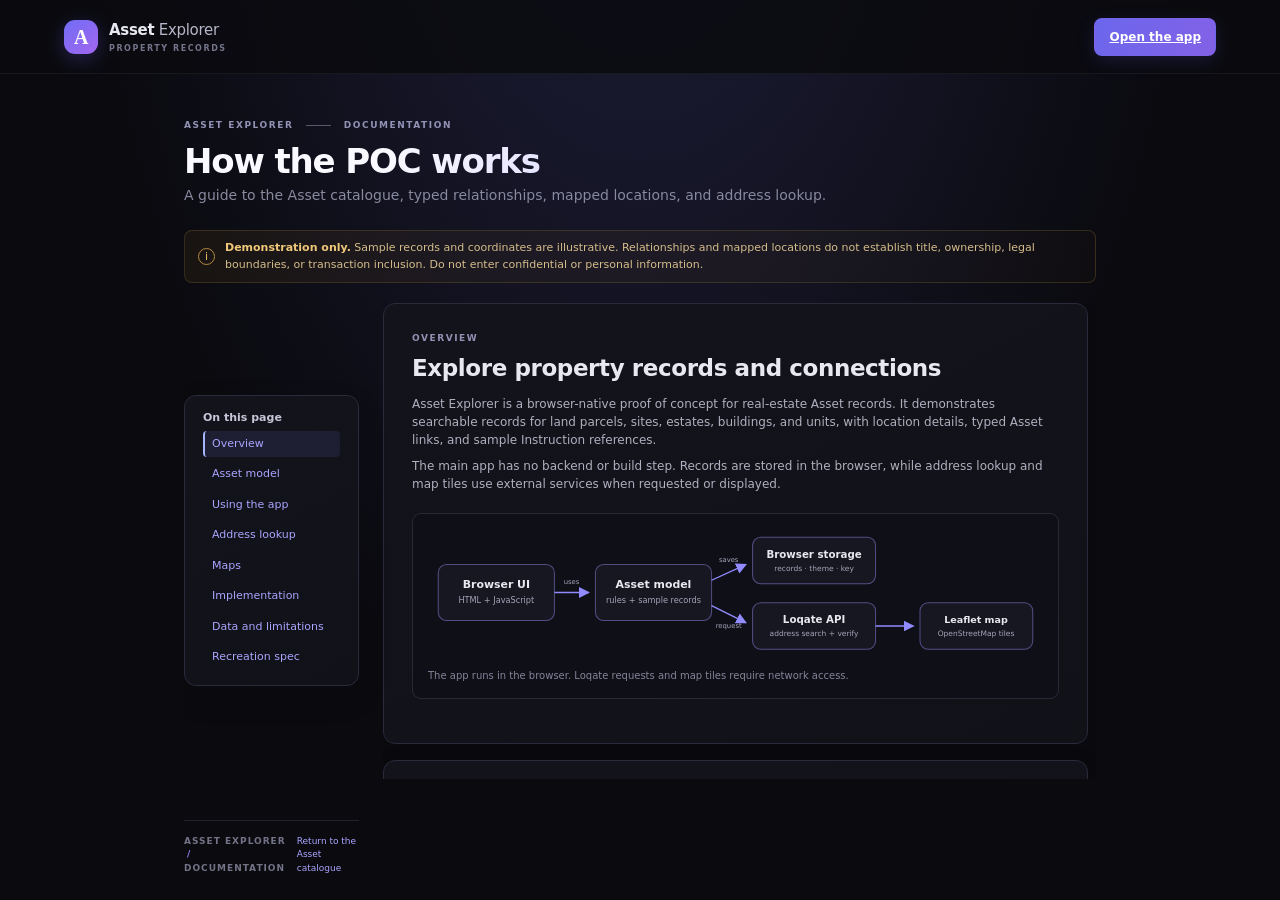
<file: src/documentation.html>
<!doctype html>
<html lang="en" data-theme="dark">
<head>
  <meta charset="utf-8">
  <meta name="viewport" content="width=device-width, initial-scale=1">
  <meta name="theme-color" content="#0a0a0f">
  <title>Documentation — Asset Explorer</title>
  <link rel="stylesheet" href="./styles.css">
  <link rel="stylesheet" href="./documentation.css">
</head>
<body>
  <div class="app-shell">
    <header class="topbar">
      <a class="brand" href="./index.html" aria-label="Asset Explorer home">
        <span class="brand-mark" aria-hidden="true">A</span>
        <span>Asset<span class="brand-light"> Explorer</span><small>PROPERTY RECORDS</small></span>
      </a>
      <div class="header-actions">
        <a class="button button-primary" href="./index.html">Open the app</a>
      </div>
    </header>

    <main class="docs-main">
      <div class="docs-intro">
        <div class="eyebrow">ASSET EXPLORER <span class="eyebrow-line"></span> DOCUMENTATION</div>
        <h1>How the POC works</h1>
        <p>A guide to the Asset catalogue, typed relationships, mapped locations, and address lookup.</p>
      </div>

      <aside class="notice" role="note">
        <span class="notice-icon" aria-hidden="true">i</span>
        <span><strong>Demonstration only.</strong> Sample records and coordinates are illustrative. Relationships and mapped locations do not establish title, ownership, legal boundaries, or transaction inclusion. Do not enter confidential or personal information.</span>
      </aside>

      <div class="docs-layout">
        <nav class="docs-toc panel" aria-label="Documentation contents">
          <strong>On this page</strong>
          <a href="#overview">Overview</a>
          <a href="#asset-model">Asset model</a>
          <a href="#using-the-app">Using the app</a>
          <a href="#address-lookup">Address lookup</a>
          <a href="#maps">Maps</a>
          <a href="#implementation">Implementation</a>
          <a href="#data-and-limitations">Data and limitations</a>
          <a href="#recreation-spec">Recreation spec</a>
        </nav>

        <div class="docs-content">
      <section class="docs-section panel" id="overview">
        <div class="section-kicker">OVERVIEW</div>
        <h2>Explore property records and connections</h2>
        <p>Asset Explorer is a browser-native proof of concept for real-estate Asset records. It demonstrates searchable records for land parcels, sites, estates, buildings, and units, with location details, typed Asset links, and sample Instruction references.</p>
        <p>The main app has no backend or build step. Records are stored in the browser, while address lookup and map tiles use external services when requested or displayed.</p>
        <figure class="docs-diagram">
          <svg viewBox="0 0 900 190" role="img" aria-labelledby="architecture-title architecture-desc">
            <title id="architecture-title">Asset Explorer application architecture</title>
            <desc id="architecture-desc">The browser interface uses Asset model logic and local browser storage. Address lookup goes through the POC Address API proxy to Loqate. Leaflet displays OpenStreetMap tiles.</desc>
            <defs><marker id="arch-arrow" markerWidth="8" markerHeight="8" refX="7" refY="4" orient="auto"><path d="M0,0 L8,4 L0,8 Z" fill="#918bff"/></marker></defs>
            <g fill="#171721" stroke="#514d83" stroke-width="1.5">
              <rect x="15" y="52" width="170" height="82" rx="12"/>
              <rect x="245" y="52" width="170" height="82" rx="12"/>
              <rect x="475" y="12" width="180" height="68" rx="12"/>
              <rect x="475" y="108" width="180" height="68" rx="12"/>
              <rect x="720" y="108" width="165" height="68" rx="12"/>
            </g>
            <g fill="#e8e8f0" font-family="system-ui, sans-serif" text-anchor="middle">
              <text x="100" y="86" font-size="16" font-weight="700">Browser UI</text><text x="100" y="109" fill="#a5a3b8" font-size="12">HTML + JavaScript</text>
              <text x="330" y="86" font-size="16" font-weight="700">Asset model</text><text x="330" y="109" fill="#a5a3b8" font-size="12">rules + sample records</text>
              <text x="565" y="42" font-size="15" font-weight="700">Browser storage</text><text x="565" y="62" fill="#a5a3b8" font-size="11">records · theme · key</text>
              <text x="565" y="137" font-size="15" font-weight="700">Loqate API</text><text x="565" y="157" fill="#a5a3b8" font-size="11">address search + verify</text>
              <text x="802" y="137" font-size="14" font-weight="700">Leaflet map</text><text x="802" y="157" fill="#a5a3b8" font-size="11">OpenStreetMap tiles</text>
            </g>
            <g fill="none" stroke="#918bff" stroke-width="2" marker-end="url(#arch-arrow)">
              <path d="M185 93 H235"/><path d="M415 75 L465 52"/><path d="M415 112 L465 137"/><path d="M655 142 H710"/>
            </g>
            <text x="210" y="80" fill="#a5a3b8" font-family="system-ui, sans-serif" font-size="10" text-anchor="middle">uses</text>
            <text x="440" y="48" fill="#a5a3b8" font-family="system-ui, sans-serif" font-size="10" text-anchor="middle">saves</text>
            <text x="440" y="145" fill="#a5a3b8" font-family="system-ui, sans-serif" font-size="10" text-anchor="middle">request</text>
          </svg>
          <figcaption>The app runs in the browser. Loqate requests and map tiles require network access.</figcaption>
        </figure>
      </section>

      <section class="docs-section panel" id="asset-model">
        <div class="section-kicker">ASSET MODEL</div>
        <h2>Asset records and typed links</h2>
        <p>Each Asset has a stable demo ID, name, type, record status, location, and optional descriptive or external identifier fields. Location includes latitude, longitude, coordinate reference system, source, capture date, and precision.</p>
        <figure class="docs-diagram">
          <svg viewBox="0 0 900 300" role="img" aria-labelledby="model-title model-desc">
            <title id="model-title">Asset record and typed relationships</title>
            <desc id="model-desc">Assets have types such as Land parcel, Site, Estate, Building, or Unit. A Unit has an active part_of relationship to a Building. Assets can also have other typed relationships and Instruction references. Building Units are derived from active part_of links.</desc>
            <defs><marker id="model-arrow" markerWidth="8" markerHeight="8" refX="7" refY="4" orient="auto"><path d="M0,0 L8,4 L0,8 Z" fill="#918bff"/></marker></defs>
            <g fill="#171721" stroke="#514d83" stroke-width="1.5">
              <rect x="330" y="18" width="240" height="76" rx="12"/>
              <rect x="40" y="156" width="210" height="82" rx="12"/>
              <rect x="345" y="156" width="210" height="82" rx="12"/>
              <rect x="650" y="156" width="210" height="82" rx="12"/>
              <rect x="340" y="258" width="220" height="30" rx="8"/>
            </g>
            <g fill="#e8e8f0" font-family="system-ui, sans-serif" text-anchor="middle">
              <text x="450" y="50" font-size="17" font-weight="700">Asset</text><text x="450" y="74" fill="#a5a3b8" font-size="12">ID · type · status · location</text>
              <text x="145" y="188" font-size="15" font-weight="700">Land · Site · Estate</text><text x="145" y="211" fill="#a5a3b8" font-size="11">location + description</text>
              <text x="450" y="188" font-size="15" font-weight="700">Building</text><text x="450" y="211" fill="#a5a3b8" font-size="11">Units derived from links</text>
              <text x="755" y="188" font-size="15" font-weight="700">Unit</text><text x="755" y="211" fill="#a5a3b8" font-size="11">part_of → Building</text>
              <text x="450" y="278" fill="#d2ceff" font-size="11">Instruction references · status · role · junction ref</text>
            </g>
            <path d="M450 94 V124 H145 V146 M450 124 V146 M450 124 H755 V146" fill="none" stroke="#918bff" stroke-width="2" marker-end="url(#model-arrow)"/>
            <path d="M755 238 V248 H560" fill="none" stroke="#918bff" stroke-width="1.5" stroke-dasharray="5 5" marker-end="url(#model-arrow)"/>
            <path d="M450 94 V248" fill="none" stroke="#918bff" stroke-width="1.5" stroke-dasharray="5 5" marker-end="url(#model-arrow)"/>
            <text x="583" y="119" fill="#a5a3b8" font-family="system-ui, sans-serif" font-size="10">any Asset</text>
          </svg>
          <figcaption>A Unit's active <code>part_of</code> link points to its enclosing Building; the Building's Unit list is derived from those links.</figcaption>
        </figure>
        <ul class="docs-list">
          <li>Supported relationship types are <code>part_of</code>, <code>located_on</code>, and <code>associated_with</code>.</li>
          <li>Links have a source and effective dates. Ending a link retains it with Ended status and an end date.</li>
          <li>A Unit must have an active <code>part_of</code> relationship to a Building. A Building's Units are derived, not stored as duplicate inverse links.</li>
          <li>Instruction references and WIP counts are static sample associations; the app does not create or edit them.</li>
        </ul>
      </section>

      <section class="docs-section panel" id="using-the-app">
        <div class="section-kicker">USING THE APP</div>
        <h2>Search and explore records</h2>
        <ol class="docs-list">
          <li>Search by Asset ID, external reference, name, address, locality, country, description, Sector, or Site association. Filter by Asset type and record status.</li>
          <li>Select a record to view its location and provenance, relationships, Instruction references, sample WIP count, and related Assets.</li>
          <li>Choose <strong>New asset</strong> to create a record or <strong>Edit record</strong> to update its details and an active relationship.</li>
          <li>For relationship history, use <strong>End link</strong>. The old link is retained rather than deleted.</li>
          <li>Use <strong>Reset sample data</strong> to restore the fictional starting records and discard local edits. Theme and Loqate key preferences are stored separately.</li>
        </ol>
        <p>The detail pane zoom controls adjust its content from 80% to 140% independently of the catalogue and page zoom.</p>
      </section>

      <section class="docs-section panel" id="address-lookup">
        <div class="section-kicker">ADDRESS LOOKUP</div>
        <h2>Search and verify an address with Loqate</h2>
        <p>In the create/edit form, choose a search country and enter an address or postcode. Live search requires a Loqate API key. Select a match to retrieve its details and fill the Asset form with the address, locality, country, and coordinates when returned.</p>
        <figure class="docs-diagram">
          <svg viewBox="0 0 900 170" role="img" aria-labelledby="loqate-title loqate-desc">
            <title id="loqate-title">Loqate address search and verification flow</title>
            <desc id="loqate-desc">The user enters a country, address query, and API key. The browser searches Loqate, the user selects a result, and the browser retrieves verified address details to populate the form.</desc>
            <defs><marker id="loqate-arrow" markerWidth="8" markerHeight="8" refX="7" refY="4" orient="auto"><path d="M0,0 L8,4 L0,8 Z" fill="#918bff"/></marker></defs>
            <g fill="#171721" stroke="#514d83" stroke-width="1.5">
              <rect x="20" y="48" width="175" height="76" rx="12"/>
              <rect x="255" y="48" width="180" height="76" rx="12"/>
              <rect x="495" y="48" width="175" height="76" rx="12"/>
              <rect x="730" y="48" width="155" height="76" rx="12"/>
            </g>
            <g fill="#e8e8f0" font-family="system-ui, sans-serif" text-anchor="middle">
              <text x="107" y="79" font-size="15" font-weight="700">Enter query</text><text x="107" y="101" fill="#a5a3b8" font-size="11">country + API key</text>
              <text x="345" y="79" font-size="15" font-weight="700">Search Loqate</text><text x="345" y="101" fill="#a5a3b8" font-size="11">browser request</text>
              <text x="582" y="79" font-size="15" font-weight="700">Select match</text><text x="582" y="101" fill="#a5a3b8" font-size="11">retrieve details</text>
              <text x="807" y="79" font-size="15" font-weight="700">Fill form</text><text x="807" y="101" fill="#a5a3b8" font-size="11">address + location</text>
            </g>
            <g fill="none" stroke="#918bff" stroke-width="2" marker-end="url(#loqate-arrow)"><path d="M195 86 H245"/><path d="M435 86 H485"/><path d="M670 86 H720"/></g>
          </svg>
          <figcaption>Search and retrieval requests are sent from the browser through the POC Address API proxy to Loqate.</figcaption>
        </figure>
        <p>The API key is saved in this browser's <code>localStorage</code> under <code>loqate_api_key</code>. Browser storage is not a secure secret store. The key name matches the Address POC, but browser storage is isolated by origin, so sharing only applies when both apps use the same origin.</p>
        <p>Coordinates returned by the lookup are stored as WGS 84 (EPSG:4326). A verified address may not include coordinates; in that case, enter valid latitude and longitude before saving.</p>
      </section>

      <section class="docs-section panel" id="maps">
        <div class="section-kicker">MAPS</div>
        <h2>Preview and open a location map</h2>
        <p>Asset coordinates are used to center a Leaflet map preview in the details panel. Click the preview to open a larger interactive map. The map uses OpenStreetMap tiles and attribution; map rendering requires internet access.</p>
        <div class="docs-callout">
          <strong>Map interpretation</strong>
          <span>The map plots the stored latitude and longitude. It does not transform other coordinate reference systems, show property boundary geometry, or verify title, ownership, or legal boundaries.</span>
        </div>
      </section>

      <section class="docs-section panel" id="implementation">
        <div class="section-kicker">IMPLEMENTATION</div>
        <h2>Files and local checks</h2>
        <ul class="docs-list">
          <li><code>src/index.html</code> and <code>src/documentation.html</code> are static pages published together from <code>src/</code>.</li>
          <li><code>src/app.js</code> handles the interface, forms, persistence, Loqate interactions, and maps. <code>src/assets.js</code> contains sample fixtures, model validation, search helpers, and derived Unit lookup.</li>
          <li><code>src/loqate-client.js</code> builds address search and retrieval requests. Leaflet is loaded from its CDN; tiles are requested from OpenStreetMap.</li>
          <li><code>tests/assets.test.mjs</code> covers model rules and derived relationships; <code>tests/loqate-client.test.mjs</code> covers Loqate request behavior.</li>
        </ul>
        <p>Open <code>src/index.html</code> in a modern browser or serve the <code>src/</code> directory with a static web server. No build or install step is needed. Run the tests from the repository root with <code>node --test tests/*.test.mjs</code>.</p>
      </section>

      <section class="docs-section panel" id="data-and-limitations">
        <div class="section-kicker">DATA AND LIMITATIONS</div>
        <h2>What this POC does not provide</h2>
        <p>Asset records are stored in browser <code>localStorage</code> under <code>poc-asset.records.v1</code>; the theme is stored separately under <code>poc-asset.theme.v1</code>. Data is not encrypted, backed up, or synchronized. Browser users can inspect or change stored data.</p>
        <ul class="docs-list">
          <li>No authentication, authorization, server persistence, or multi-user access</li>
          <li>No production audit guarantees or historic snapshots of Asset fields; local demo audit entries are illustrative</li>
          <li>No boundary geometry or authoritative boundary source, Party links, or editable matter/Instruction associations</li>
          <li>No coordinate transformation for alternate coordinate systems</li>
          <li>No inference of title, ownership, valuation, legal status, transaction inclusion, cadastral boundaries, or compliance outcomes</li>
        </ul>
        <p>Use fictional demo data only. Do not enter real, confidential, or personal information.</p>
      </section>
      <section class="docs-section panel" id="recreation-spec">
        <div class="section-kicker">RECREATION SPEC</div>
        <h2>Recreating the application</h2>
        <p>The complete source-independent recreation guide is also available as
          <a href="./recreation-spec.md">recreation-spec.md</a>. The full guide is
          included below so this documentation page is sufficient to understand
          how to rebuild the static Asset Explorer without relying on the original
          source.</p>

        <h3>Runtime files</h3>
        <pre><code>src/index.html             Application shell and page layout
src/app.js                 UI rendering, editing, persistence, and map behavior
src/assets.js              Asset fixtures, validation, search, and relationships
src/config.js              Optional POC Address API base URL
src/loqate-client.js       Address lookup HTTP client
src/documentation.html     In-app documentation
src/documentation.css      Documentation page styles
tests/assets.test.mjs      Asset model tests
tests/loqate-client.test.mjs  Address client tests</code></pre>
        <p>Leaflet is loaded from its CDN and OpenStreetMap provides map tiles.
          The app must work when opened directly as a static page.</p>

        <h3>Data and storage</h3>
        <p>Store the editable catalogue as JSON under
          <code>poc-asset.records.v1</code> in <code>localStorage</code>. Store
          the theme under <code>poc-asset.theme.v1</code> and the shared Loqate
          key under <code>loqate_api_key</code>. Reset restores the fictional
          sample data.</p>
        <p>An Asset has a stable ID, type, status, display name, address,
          country, latitude, longitude, CRS, source, capture date, precision,
          optional external identifier, Sector/Site labels, typed links, and
          Instruction references.</p>
        <p>Supported Asset types include Land parcel, Site, Estate, Building,
          and Unit. Links use <code>part_of</code>, <code>located_on</code>, or
          <code>associated_with</code>, with effective dates and source. A Unit
          can only use an active <code>part_of</code> link to a Building.
          Building Units are derived from active links rather than stored as
          inverse links.</p>

        <h3>UI behavior</h3>
        <ul class="docs-list">
          <li>Searchable Asset catalogue.</li>
          <li>Type and record-status filters.</li>
          <li>Selected Asset detail panel.</li>
          <li>Create/edit dialog with validation.</li>
          <li>Map preview and full-size map dialog.</li>
          <li>Detail-pane zoom from 80% to 140%.</li>
          <li>Light/dark theme toggle.</li>
          <li>Reset sample-data action.</li>
        </ul>
        <p>Search covers stable ID, external reference, name, address, locality,
          country, description, Sector, and Site. Selecting a result renders its
          details and centers the map on valid coordinates.</p>
        <p>The detail panel must show location/provenance, links, Instruction
          references, WIP counts, and related Assets. Ending a relationship
          retains its history with an ended status and end date.</p>

        <h3>Address lookup</h3>
        <p>The create/edit form can call the POC Address API using
          <code>loqate-client.js</code>. Search returns selectable address
          results. Selecting a verified result fills display name, address,
          locality, country, and WGS84 coordinates when present, and stores
          provenance on the Asset.</p>
        <p>The API base URL is read from
          <code>window.ASSET_API_BASE_URL</code>. Live lookup requires the shared
          <code>loqate_api_key</code> and network access. The Asset app does not
          own the Loqate proxy.</p>

        <h3>Validation and tests</h3>
        <p>Validate required fields, stable ID uniqueness, coordinates, valid
          Asset types and statuses, relationship target types, date ordering,
          and Unit-to-Building rules. Keep sample records fictional.</p>
        <pre><code>node --test tests/*.test.mjs</code></pre>
        <p>The test suite must cover model validation, search/filter behavior,
          inverse relationship derivation, relationship history, and Loqate
          client requests.</p>

        <h3>Limitations</h3>
        <p>There is no authentication, authorization, server persistence,
          production audit trail, historic field snapshots, title/ownership
          determination, legal status, boundary geometry, coordinate
          transformation, or compliance workflow. Do not enter real personal or
          confidential information.</p>
      </section>
        </div>

      <footer class="page-footer">
        <span>ASSET EXPLORER <span class="footer-dot">/</span> DOCUMENTATION</span>
        <span><a href="./index.html">Return to the Asset catalogue</a></span>
      </footer>
    </main>
  </div>
  <script>
    (() => {
      const links = [...document.querySelectorAll('.docs-toc a')];
      const sections = links.map(link => document.querySelector(link.hash)).filter(Boolean);
      links.forEach(link => link.addEventListener('click', event => {
        const section = document.querySelector(link.hash);
        if (!section) return;
        event.preventDefault();
        section.scrollIntoView({ behavior: 'smooth', block: 'start' });
        history.replaceState(null, '', link.hash);
      }));
      const setActive = section => links.forEach(link => link.classList.toggle('active', link.hash === `#${section.id}`));
      if ('IntersectionObserver' in window) {
        const observer = new IntersectionObserver(entries => {
          const visible = entries.filter(entry => entry.isIntersecting)
            .sort((left, right) => left.boundingClientRect.top - right.boundingClientRect.top);
          if (visible[0]) setActive(visible[0].target);
        }, { rootMargin: '-90px 0px -65% 0px' });
        sections.forEach(section => observer.observe(section));
      } else if (sections[0]) setActive(sections[0]);
    })();
  </script>
</body>
</html>
</file>
<file: src/styles.css>
:root {
  color-scheme: dark;
  --bg: #0a0a0f;
  --surface: #111119;
  --surface-raised: #171721;
  --surface-soft: #1c1c28;
  --border: #2a2a3a;
  --border-soft: #222230;
  --text: #e8e8f0;
  --muted: #89899f;
  --accent: #7772f5;
  --accent-2: #a16af4;
  --green: #39cb9a;
  --amber: #e9ae51;
  --red: #ef7379;
  font-family: Inter, ui-sans-serif, system-ui, -apple-system, BlinkMacSystemFont, "Segoe UI", sans-serif;
  font-synthesis: none;
}
* { box-sizing: border-box; }
body { margin: 0; min-width: 320px; background: radial-gradient(ellipse at 50% -300px, #20203e 0, var(--bg) 62%); color: var(--text); font-size: 14px; line-height: 1.5; }
button, input, select, textarea { font: inherit; }
button { color: inherit; }
.app-shell { min-height: 100vh; }
.topbar { height: 74px; padding: 0 clamp(20px, 5vw, 76px); display: flex; align-items: center; justify-content: space-between; border-bottom: 1px solid rgba(255,255,255,.055); background: rgba(10,10,15,.84); }
.brand { display: flex; align-items: center; gap: 11px; color: var(--text); text-decoration: none; font-size: 15px; font-weight: 720; letter-spacing: -.3px; }
.brand-mark { width: 34px; height: 34px; display: grid; place-items: center; border-radius: 11px; background: linear-gradient(140deg, #716df6, #a366ef); box-shadow: 0 5px 20px #655cf34a; color: white; font-family: Georgia, serif; font-size: 20px; font-weight: bold; }
.brand-light { color: #b7b6c8; font-weight: 520; }
.brand small { display: block; color: #74748b; font-size: 8px; line-height: 1.2; letter-spacing: 1.55px; margin-top: 2px; }
.header-actions { display: flex; align-items: center; gap: 20px; }
.storage-indicator { color: #a7a7b9; font-size: 12px; display: flex; align-items: center; gap: 8px; }
.storage-indicator i, .live-dot { width: 7px; height: 7px; border-radius: 50%; display: inline-block; background: var(--green); box-shadow: 0 0 10px #39cb9a70; }
main { max-width: 1400px; margin: 0 auto; padding: 45px clamp(20px, 5vw, 76px) 25px; }
.intro { display: flex; justify-content: space-between; align-items: end; gap: 25px; margin-bottom: 24px; }
.eyebrow, .section-kicker { color: #9392b5; font-size: 9px; font-weight: 720; letter-spacing: 1.55px; }
.eyebrow-line { display: inline-block; width: 25px; height: 1px; background: #5a586f; vertical-align: middle; margin: 0 8px; }
h1 { margin: 8px 0 4px; font-size: clamp(26px, 3vw, 34px); line-height: 1.2; letter-spacing: -1.15px; font-weight: 690; background: linear-gradient(105deg, #faf9ff 22%, #bdbbff 75%, #c9a6ff); color: transparent; background-clip: text; }
.intro p { color: var(--muted); margin: 0; font-size: 13px; }
.button { border: 1px solid transparent; border-radius: 8px; min-height: 38px; padding: 0 14px; display: inline-flex; align-items: center; justify-content: center; gap: 7px; cursor: pointer; font-size: 12px; font-weight: 620; transition: .18s ease; white-space: nowrap; }
.button:focus-visible, button:focus-visible, input:focus-visible, select:focus-visible, textarea:focus-visible { outline: 2px solid #8e87ff; outline-offset: 2px; }
.button-primary { background: linear-gradient(120deg, #6b67ed, #8361e6); color: white; box-shadow: 0 5px 17px #6159e52e; }
.button-primary:hover { filter: brightness(1.13); transform: translateY(-1px); }
.button-quiet { color: #b0afc1; background: transparent; border-color: #343443; }
.button-quiet:hover, .button-outline:hover { background: #1d1d2a; color: white; border-color: #555274; }
.button-outline { border-color: #373646; color: #d0cfdd; background: #15151f; }
.button-quiet.unsaved { border-color: #926b35; color: #efc276; }
.notice { min-height: 42px; margin-bottom: 20px; display: flex; gap: 10px; align-items: center; padding: 9px 13px; border-radius: 8px; border: 1px solid #725c2b5e; background: linear-gradient(90deg, #d3942312, #d3942306); color: #d5bd8b; font-size: 11px; }
.notice strong { color: #f0c879; font-weight: 680; }
.notice-icon { width: 17px; height: 17px; border: 1px solid #b68b3d; border-radius: 50%; display: grid; place-items: center; color: #e8bb64; font-size: 11px; flex: 0 0 auto; }
.workspace { display: grid; grid-template-columns: minmax(270px, 335px) minmax(0, 1fr); align-items: stretch; gap: 15px; }
.panel { background: linear-gradient(150deg, #13131c, #111118); border: 1px solid var(--border); border-radius: 12px; box-shadow: 0 12px 35px #00000014; }
.catalogue { display: flex; flex-direction: column; min-height: 665px; overflow: hidden; }
.panel-heading { padding: 20px 19px 14px; display: flex; justify-content: space-between; align-items: center; }
.panel-heading h2 { margin: 3px 0 0; font-size: 16px; letter-spacing: -.2px; }
.count-pill { border: 1px solid #37364a; border-radius: 999px; background: #20202c; color: #bbb9d4; font-size: 10px; padding: 4px 9px; white-space: nowrap; }
.search-wrap { height: 38px; margin: 0 15px 10px; border: 1px solid #323240; border-radius: 7px; background: #0f0f17; display: flex; align-items: center; padding: 0 9px; gap: 7px; color: #8d8ca2; }
.search-wrap > span { font-size: 22px; transform: rotate(-15deg); line-height: 1; }
.search-wrap input { color: var(--text); background: transparent; border: 0; outline: 0; width: 100%; min-width: 0; font-size: 11px; }
.search-wrap input::placeholder { color: #737387; }
kbd { border: 1px solid #343443; border-radius: 4px; padding: 1px 5px; font-size: 9px; white-space: nowrap; color: #7d7c92; }
.filter-row { display: flex; gap: 7px; padding: 0 15px 15px; }
.filter-row select { width: 50%; min-width: 0; height: 32px; border-radius: 6px; border: 1px solid #30303e; color: #b4b4c3; background: #171720; font-size: 10px; padding: 0 7px; }
.list-caption { height: 31px; border-top: 1px solid var(--border-soft); border-bottom: 1px solid var(--border-soft); color: #69697d; letter-spacing: 1px; font-size: 8px; font-weight: 700; display: flex; align-items: center; justify-content: space-between; padding: 0 19px; }
.asset-list { list-style: none; margin: 0; padding: 6px 8px; flex: 1; }
.asset-row { display: flex; align-items: center; gap: 10px; min-height: 62px; padding: 9px 9px; border: 1px solid transparent; border-radius: 8px; cursor: pointer; transition: .15s ease; }
.asset-row:hover { background: #1b1b27; }
.asset-row.selected { background: linear-gradient(100deg, #6e68f322, #8e62e90a); border-color: #6e68f35e; box-shadow: inset 2px 0 #7f74fa; }
.asset-avatar, .detail-avatar { display: grid; place-items: center; flex: 0 0 auto; font-size: 10px; font-weight: 750; color: #d4d1ff; border: 1px solid #7069d54a; background: linear-gradient(145deg, #34315b, #25233c); }
.asset-avatar { width: 35px; height: 35px; border-radius: 10px; }
.asset-avatar.land-parcel, .detail-avatar.land-parcel { color: #9de0c2; background: linear-gradient(145deg,#20453a,#1a302b); border-color: #39896952; }
.asset-avatar.site, .detail-avatar.site { color: #f0cd8b; background: linear-gradient(145deg,#4c3d25,#30291e); border-color: #a47d3e50; }
.asset-avatar.building, .detail-avatar.building { color: #b6c8ff; background: linear-gradient(145deg,#293b58,#202b3d); border-color: #4a70aa54; }
.asset-avatar.unit, .detail-avatar.unit { color: #e3b7ff; background: linear-gradient(145deg,#463054,#30203c); border-color: #865aa451; }
.asset-row-main { display: flex; flex-direction: column; min-width: 0; flex: 1; }
.asset-row-main strong { overflow: hidden; text-overflow: ellipsis; white-space: nowrap; font-size: 11px; font-weight: 610; color: #e1e0e9; }
.asset-row-main small { color: #77778c; font-size: 9px; margin-top: 3px; white-space: nowrap; }
.row-divider { color: #56566b; padding: 0 3px; }
.status-dot { border: 1px solid #3c725f; background: #183229; color: #61d5a5; border-radius: 999px; padding: 2px 7px; font-size: 8px; }
.status-dot.inactive { border-color: #76603a; color: #e7bc70; background: #332919; }
.status-dot.archived { border-color: #565665; color: #a0a0b0; background: #24242d; }
.list-foot { border-top: 1px solid var(--border-soft); color: #757589; padding: 12px 17px; font-size: 9px; }
.live-dot { width: 6px; height: 6px; margin-right: 5px; }
.foot-divider { margin: 0 5px; color: #484858; }
.list-empty { text-align: center; padding: 48px 10px; color: #858599; }
.list-empty > span { display: block; font-size: 26px; }
.list-empty strong, .list-empty small { display: block; }
.list-empty strong { color: #c5c4d2; font-size: 11px; margin-top: 6px; }
.list-empty small { margin-top: 3px; font-size: 10px; }
.detail { min-height: 665px; padding: 20px 22px 15px; overflow: hidden; }
.detail-empty { min-height: 610px; display: flex; align-items: center; justify-content: center; flex-direction: column; text-align: center; color: var(--muted); padding: 30px; }
.empty-glyph { width: 56px; height: 56px; display: grid; place-items: center; border: 1px solid #3b394f; border-radius: 17px; color: #a49cff; background: #252239; font-size: 26px; }
.detail-empty h2 { color: #dedde8; margin: 14px 0 3px; font-size: 17px; }
.detail-empty p { font-size: 12px; margin: 0; max-width: 300px; }
.detail-topline { display: flex; align-items: center; justify-content: space-between; gap: 12px; }
.detail-actions { display: flex; align-items: center; gap: 8px; }
.detail-zoom { display: flex; align-items: center; gap: 3px; border: 1px solid #373646; border-radius: 8px; padding: 3px; }
.zoom-button { min-width: 30px; min-height: 30px; padding: 0 7px; }
.zoom-value { min-width: 46px; min-height: 30px; padding: 0 5px; font-variant-numeric: tabular-nums; }
.zoom-button:disabled { opacity: .45; cursor: not-allowed; }
.detail-zoom-content { transform-origin: top left; }
.record-label { color: #89899f; font-size: 9px; font-weight: 700; letter-spacing: 1.3px; }
.record-label span { color: #555569; padding: 0 5px; }
.detail-title { display: flex; align-items: center; gap: 13px; margin: 21px 0 18px; }
.detail-avatar { width: 49px; height: 49px; border-radius: 13px; font-size: 14px; }
.title-copy { min-width: 0; flex: 1; }
.title-copy .eyebrow { font-size: 8px; }
.title-copy h2 { margin: 3px 0 1px; font-size: 22px; line-height: 1.3; letter-spacing: -.55px; overflow-wrap: anywhere; }
.title-copy p { margin: 0; font-size: 10px; color: #85859a; }
.status-badge { border: 1px solid #327657; background: #162e26; color: #72d9ac; padding: 5px 9px; border-radius: 999px; display: inline-flex; align-items: center; gap: 6px; font-size: 9px; }
.status-badge i { width: 5px; height: 5px; border-radius: 50%; background: currentColor; }
.status-badge.inactive { border-color: #725d35; color: #e8c17b; background: #302719; }
.status-badge.archived { border-color: #4b4b59; color: #aaaab8; background: #262630; }
.tabs { display: flex; align-items: center; gap: 6px; border-bottom: 1px solid #292937; margin-bottom: 17px; overflow-x: auto; }
.tab { position: relative; border: 0; background: transparent; cursor: pointer; padding: 9px 12px 11px; color: #89899d; font-size: 10px; white-space: nowrap; }
.tab:hover { color: #dbd9e8; }
.tab.active { color: #c3bfff; }
.tab.active::after { content: ""; height: 2px; position: absolute; bottom: -1px; left: 10px; right: 10px; border-radius: 2px; background: linear-gradient(90deg,#7772f5,#b26dea); }
.tab > span { margin-left: 4px; display: inline-grid; place-items: center; min-width: 16px; height: 16px; padding: 0 4px; border-radius: 99px; font-size: 8px; color: #aaa8cb; background: #28273a; }
.tab-content { display: none; animation: appear .18s ease; }
.tab-content.active { display: block; }
@keyframes appear { from { opacity: .6; transform: translateY(3px); } to { opacity: 1; transform: none; } }
.content-grid { display: grid; grid-template-columns: 1.05fr .95fr; gap: 11px; }
.info-card { padding: 14px; background: linear-gradient(145deg,#171720,#14141c); border: 1px solid #292936; border-radius: 9px; min-width: 0; }
.card-title { display: flex; align-items: center; gap: 9px; margin-bottom: 13px; }
.card-icon { width: 28px; height: 28px; border: 1px solid #4d4977; border-radius: 8px; background: #29263f; display: grid; place-items: center; color: #b4adff; font-size: 14px; }
.card-icon.violet { color: #d7aeff; border-color: #66467c; background: #30223d; }
.card-title h3, .section-heading h3 { margin: 0; font-size: 12px; font-weight: 650; }
.card-title p { margin: 1px 0 0; color: #77778c; font-size: 9px; }
.address-block { background: #11111a; border-left: 2px solid #8a73ef; border-radius: 0 6px 6px 0; padding: 9px 11px; margin-bottom: 12px; }
.location-map-wrap { position: relative; margin-bottom: 12px; }
.location-map-preview { height: 165px; overflow: hidden; border: 1px solid var(--border); border-radius: 8px; background: var(--surface-soft); cursor: zoom-in; }
.location-map-preview:focus-visible { outline: 2px solid #8e87ff; outline-offset: 2px; }
.map-open-button { position: absolute; z-index: 1000; top: 8px; right: 8px; width: 30px; height: 30px; border: 1px solid #d5d6e0; border-radius: 6px; background: rgba(255,255,255,.94); color: #34344f; font-size: 19px; line-height: 1; cursor: pointer; box-shadow: 0 1px 5px #0003; }
.map-open-button:hover { background: #fff; }
.location-map-unavailable { margin-bottom: 12px; padding: 14px; border: 1px dashed var(--border); border-radius: 8px; color: var(--muted); font-size: 10px; }
.location-map-unavailable a { color: #aaa4ff; }
.map-dialog:not([open]) { display: none; }
.map-dialog[open] { display: flex; flex-direction: column; gap: 12px; width: min(1100px, calc(100vw - 32px)); height: min(820px, calc(100vh - 32px)); max-width: none; max-height: none; padding: 18px; overflow: hidden; }
.map-dialog-heading { display: flex; align-items: center; justify-content: space-between; gap: 12px; }
.map-dialog-heading h2 { margin: 3px 0 0; font-size: 17px; }
.full-location-map { flex: 1; min-height: 0; border: 1px solid var(--border); border-radius: 9px; background: var(--surface-soft); }
.leaflet-control-attribution { font-size: 9px !important; }
.leaflet-container a { color: #5953bb; }
.micro-label { display: block; color: #77778d; font-size: 8px; letter-spacing: .9px; font-weight: 680; margin-bottom: 4px; }
.address-block strong { display: block; color: #d8d7e3; font-size: 10px; line-height: 1.55; font-weight: 540; }
.data-grid { display: grid; grid-template-columns: 1fr 1fr; gap: 10px 12px; }
.data-grid strong { font-size: 9px; color: #c5c4d0; font-weight: 520; overflow-wrap: anywhere; }
.description-copy { min-height: 48px; margin: 0 0 12px; color: #adadbd; font-size: 10px; line-height: 1.65; }
.data-grid.compact { border-top: 1px solid #2a2a36; padding-top: 10px; }
.muted { color: #77778b; font-size: 8px; font-weight: 450; }
.metrics-row { display: grid; grid-template-columns: repeat(3, 1fr); gap: 10px; margin-top: 11px; }
.metric-card { display: flex; align-items: center; gap: 10px; padding: 10px 12px; min-height: 57px; background: #15151e; border: 1px solid #292936; border-radius: 8px; }
.metric-icon { width: 28px; height: 28px; display: grid; place-items: center; border-radius: 8px; background: #29263e; color: #b3aaff; font-size: 14px; }
.metric-card strong, .metric-card small { display: block; }
.metric-card strong { font-size: 14px; line-height: 1.2; }
.metric-card small { color: #8a899e; font-size: 8px; margin-top: 2px; }
.boundary-note { display: flex; gap: 10px; border: 1px solid #64522d7a; background: #9a6d170d; padding: 10px 12px; border-radius: 8px; margin-top: 11px; color: #e7c37a; }
.boundary-note > span { font-size: 17px; }
.boundary-note strong { font-size: 10px; }
.boundary-note p { color: #bbaa83; font-size: 9px; margin: 2px 0 0; }
.inline-units { margin-top: 18px; }
.section-heading { display: flex; justify-content: space-between; align-items: center; gap: 10px; margin: 2px 0 9px; }
.section-heading h3 { font-size: 13px; margin-top: 3px; }
.unit-link { border: 1px solid #302d42; background: #171620; width: 100%; color: var(--text); padding: 9px 11px; display: flex; align-items: center; gap: 10px; cursor: pointer; text-align: left; border-radius: 7px; }
.unit-link:hover { border-color: #7368bd; }
.mini-building { display: grid; place-items: center; width: 28px; height: 28px; background: #30233d; color: #d1a5f4; border-radius: 7px; }
.unit-link > span:nth-child(2) { flex: 1; }
.unit-link strong, .unit-link small { display: block; }
.unit-link strong { font-size: 10px; }
.unit-link small { font-size: 8px; color: #858499; }
.detail-disclaimer { margin-top: 15px; border-top: 1px solid #252530; padding-top: 11px; color: #77778b; font-size: 8px; }
.tab-intro { color: #9393a7; font-size: 10px; margin: 0 0 14px; max-width: 750px; }
.connection-card { border: 1px solid #2b2b39; background: #16161f; display: flex; align-items: center; gap: 12px; min-height: 66px; padding: 10px 12px; border-radius: 8px; margin-bottom: 7px; }
.connection-glyph { color: #a69fff; font-size: 17px; }
.text-link { cursor: pointer; border: 0; background: none; color: #e1dfff; padding: 0; text-align: left; }
.text-link:hover { color: #bcb3ff; }
.connection-name { flex: 1; font-size: 11px; font-weight: 600; }
.connection-name small { display: block; margin-top: 3px; color: #858498; font-size: 9px; font-weight: 450; }
.connection-meta { min-width: 150px; }
.connection-meta b, .connection-meta small { display: block; }
.connection-meta b { color: #c2bfff; font-size: 9px; font-weight: 580; }
.connection-meta small { color: #858499; font-size: 8px; margin-top: 2px; }
.end-link { background: #2d2026; border: 1px solid #60404b; color: #e89aa4; font-size: 9px; border-radius: 5px; padding: 5px 8px; cursor: pointer; }
.end-link:hover { background: #482630; }
.history-tag { color: #b3a2d0; background: #292337; border-radius: 999px; padding: 3px 7px; font-size: 8px; }
.empty-inline { margin-top: 14px; min-height: 190px; border: 1px dashed #373645; border-radius: 9px; display: flex; flex-direction: column; justify-content: center; align-items: center; text-align: center; color: #9695aa; }
.empty-inline > span { font-size: 23px; color: #aaa4e9; }
.empty-inline strong { color: #d7d6e0; font-size: 11px; margin-top: 5px; }
.empty-inline p { margin: 2px 10px; font-size: 9px; }
.reference-table { border: 1px solid #2b2b39; border-radius: 8px; overflow: hidden; }
.table-head, .reference-row { display: grid; grid-template-columns: 1.5fr .8fr 1fr .8fr .9fr; gap: 8px; align-items: center; padding: 10px 11px; }
.table-head { background: #191922; color: #77778c; font-size: 8px; letter-spacing: .7px; }
.reference-row { border-top: 1px solid #292936; font-size: 9px; color: #c1c0cd; }
.reference-row > span:first-child strong, .reference-row > span:first-child small { display: block; }
.reference-row > span:first-child strong { font-size: 10px; color: #e0dfe8; }
.reference-row > span:first-child small { font-size: 8px; color: #858499; }
.instruction-status { color: #7bd1b2; font-weight: 550; }
.audit-box { border-top: 1px solid #2a2936; margin-top: 18px; padding-top: 13px; }
.audit-box p { border-left: 2px solid #625bb1; padding-left: 9px; color: #c3c1d0; font-size: 9px; }
.audit-box p span { color: #858499; }
.page-footer { border-top: 1px solid #22222d; display: flex; justify-content: space-between; gap: 10px; color: #737387; font-size: 9px; margin-top: 17px; padding-top: 14px; }
.page-footer > span:first-child { letter-spacing: 1px; font-weight: 700; }
.footer-dot { color: #8e81ed; padding: 0 3px; }
.sr-only { position: absolute; width: 1px; height: 1px; padding: 0; margin: -1px; overflow: hidden; clip: rect(0,0,0,0); white-space: nowrap; border: 0; }

dialog { padding: 0; color: var(--text); background: #14141d; border: 1px solid #393849; border-radius: 13px; width: min(670px, calc(100vw - 28px)); max-height: min(90vh, 880px); box-shadow: 0 25px 100px #000b; }
dialog::backdrop { background: #07070bd9; backdrop-filter: blur(4px); }
dialog form { padding: 21px 23px 17px; overflow: auto; max-height: min(90vh, 880px); }
.dialog-heading { display: flex; align-items: center; justify-content: space-between; margin-bottom: 17px; }
.dialog-heading h2 { font-size: 19px; margin: 3px 0 0; }
.icon-button { width: 31px; height: 31px; border-radius: 7px; border: 1px solid #373644; background: #1b1a25; color: #c6c4d4; font-size: 21px; cursor: pointer; }
.form-grid { display: grid; grid-template-columns: 1fr 1fr; gap: 11px 12px; }
.field { display: flex; flex-direction: column; gap: 5px; color: #b8b7c8; font-size: 10px; font-weight: 600; min-width: 0; }
.field-wide { grid-column: 1 / -1; }
.address-lookup { min-width: 0; border: 1px solid #302e40; background: #191822; border-radius: 8px; padding: 12px; }
.address-lookup-heading h3 { margin: 2px 0 0; font-size: 12px; }
.address-lookup > p { margin: 4px 0 10px; color: #8e8da0; font-size: 9px; }
.address-lookup-search { display: grid; grid-template-columns: minmax(130px, .7fr) minmax(160px, 1.5fr) auto; align-items: end; gap: 8px; }
.address-lookup-search .button { min-height: 34px; }
.address-key-row { display: grid; grid-template-columns: minmax(140px, 1fr) auto minmax(120px, auto); align-items: end; gap: 8px; margin-top: 9px; }
.address-key-row .button { min-height: 34px; }
.address-key-status { padding-bottom: 8px; color: #8e8da0; font-size: 9px; }
.address-lookup-feedback { margin: 8px 0 0 !important; color: #b6b4ca !important; }
.address-lookup-feedback.error { color: #ff9ca5 !important; }
.address-results { display: grid; gap: 5px; list-style: none; max-height: 170px; overflow: auto; margin: 8px 0 0; padding: 0; }
.address-results button { display: flex; width: 100%; flex-direction: column; gap: 2px; padding: 8px 9px; border: 1px solid #343344; border-radius: 6px; background: #11111a; color: #e3e1ec; text-align: left; cursor: pointer; }
.address-results button:hover:not(:disabled) { border-color: #726ce5; background: #201f30; }
.address-results button:disabled, #loqate-search:disabled { cursor: wait; opacity: .65; }
.address-results strong { font-size: 10px; font-weight: 600; }
.address-results small { color: #9998ac; font-size: 9px; }
.required { color: #dc8b9b; }
.field input, .field select, .field textarea { border: 1px solid #383744; border-radius: 6px; color: #e3e1ec; background: #0e0e15; padding: 8px 9px; width: 100%; min-height: 34px; font-size: 11px; font-weight: 450; }
.field textarea { resize: vertical; }
.field input::placeholder, .field textarea::placeholder { color: #656578; }
.relationship-editor { border: 1px solid #302e40; background: #191822; border-radius: 8px; padding: 12px; margin-top: 17px; }
.relationship-title { display: flex; justify-content: space-between; align-items: center; }
.relationship-title h3 { margin: 2px 0 0; font-size: 12px; }
.optional-label { color: #8e8da1; font-size: 9px; }
.relationship-editor > p { font-size: 9px; color: #8e8da0; margin: 4px 0 10px; }
.relation-grid { gap: 8px; }
.relation-grid .field { font-size: 9px; }
.relation-grid .field input, .relation-grid .field select { font-size: 10px; }
.inline-guidance { border-left: 2px solid #8e72e4; padding-left: 8px; color: #c4b8e4 !important; }
code { color: #d6bdff; }
.dialog-actions { display: flex; justify-content: flex-end; gap: 8px; margin-top: 18px; }
.form-feedback { padding: 10px 12px; margin-bottom: 13px; border: 1px solid #88434d; background: #3a2026; border-radius: 7px; color: #ffc0c6; font-size: 10px; }
.form-feedback ul { margin: 5px 0 0; padding-left: 18px; }
.form-feedback[hidden], [hidden] { display: none !important; }
.toast { z-index: 20; position: fixed; bottom: 20px; left: 50%; transform: translate(-50%, 12px); opacity: 0; pointer-events: none; border: 1px solid #38795e; background: #172c25; color: #a3edcb; padding: 10px 15px; border-radius: 8px; box-shadow: 0 9px 35px #0008; font-size: 11px; transition: .2s ease; max-width: calc(100vw - 30px); }
.toast.visible { transform: translate(-50%, 0); opacity: 1; }
.toast.error { border-color: #85464e; background: #362026; color: #ffc2c5; }

[data-theme="light"] {
  color-scheme: light;
  --bg: #f5f6fa;
  --surface: #ffffff;
  --surface-raised: #ffffff;
  --surface-soft: #f1f2f8;
  --border: #dfe1eb;
  --border-soft: #e8e9f0;
  --text: #25263a;
  --muted: #65677d;
}
[data-theme="light"] body { background: radial-gradient(ellipse at 50% -300px, #e6e5ff 0, var(--bg) 62%); }
[data-theme="light"] .topbar { border-bottom-color: #dfe1eb; background: rgba(255,255,255,.88); }
[data-theme="light"] .brand-light { color: #62647a; }
[data-theme="light"] .brand small, [data-theme="light"] .storage-indicator { color: #696b80; }
[data-theme="light"] .eyebrow, [data-theme="light"] .section-kicker { color: #66658e; }
[data-theme="light"] .eyebrow-line { background: #aaa9c3; }
[data-theme="light"] h1 { background-image: linear-gradient(105deg, #393876 22%, #6460bd 75%, #8958b7); }
[data-theme="light"] .button-quiet { color: #4f5065; border-color: #d3d5e0; }
[data-theme="light"] .button-quiet:hover, [data-theme="light"] .button-outline:hover { background: #eeeff7; color: #292a40; border-color: #aaa9c8; }
[data-theme="light"] .button-outline { border-color: #d3d5e0; color: #45465c; background: #f8f8fc; }
[data-theme="light"] .notice { border-color: #e8d49f; background: linear-gradient(90deg, #fff8e6, #fffaf0); color: #735a22; }
[data-theme="light"] .notice strong { color: #654d1b; }
[data-theme="light"] .panel { background: linear-gradient(150deg, #fff, #fafaff); }
[data-theme="light"] .count-pill { border-color: #dedfed; background: #f0f0f8; color: #555570; }
[data-theme="light"] .search-wrap { border-color: #d9dae5; background: #fff; color: #66677c; }
[data-theme="light"] .search-wrap input::placeholder, [data-theme="light"] .list-caption,
[data-theme="light"] .asset-row-main small, [data-theme="light"] .list-foot { color: #74758a; }
[data-theme="light"] kbd, [data-theme="light"] .filter-row select { border-color: #d9dae5; color: #53556a; background: #f7f7fb; }
[data-theme="light"] .list-caption, [data-theme="light"] .tabs { border-color: var(--border-soft); }
[data-theme="light"] .asset-row:hover { background: #f1f1f8; }
[data-theme="light"] .asset-row-main strong, [data-theme="light"] .detail-empty h2,
[data-theme="light"] .list-empty strong, [data-theme="light"] .empty-inline strong { color: #292a40; }
[data-theme="light"] .row-divider, [data-theme="light"] .record-label span { color: #8a8b9e; }
[data-theme="light"] .status-dot { border-color: #a7d8c3; background: #e8f7ef; color: #236747; }
[data-theme="light"] .status-dot.inactive { border-color: #ead49e; color: #75551b; background: #fff6df; }
[data-theme="light"] .status-dot.archived { border-color: #d9dae3; color: #626376; background: #f0f0f4; }
[data-theme="light"] .detail-empty, [data-theme="light"] .list-empty, [data-theme="light"] .empty-inline { color: #66677c; }
[data-theme="light"] .empty-glyph { border-color: #d9d7f0; color: #615cc4; background: #efeffb; }
[data-theme="light"] .record-label, [data-theme="light"] .title-copy p,
[data-theme="light"] .tab, [data-theme="light"] .tab-intro { color: #696a80; }
[data-theme="light"] .status-badge { border-color: #a7d8c3; background: #e8f7ef; color: #236747; }
[data-theme="light"] .status-badge.inactive { border-color: #ead49e; color: #75551b; background: #fff6df; }
[data-theme="light"] .status-badge.archived { border-color: #d9dae3; color: #626376; background: #f0f0f4; }
[data-theme="light"] .detail-zoom { border-color: #d3d5e0; }
[data-theme="light"] .zoom-value { color: #4f5065; }
[data-theme="light"] .tab:hover { color: #34344f; }
[data-theme="light"] .tab.active { color: #514bb1; }
[data-theme="light"] .tab > span { color: #5d5c7c; background: #eeedfa; }
[data-theme="light"] .info-card { background: linear-gradient(145deg, #fff, #fafaff); border-color: #e0e1eb; }
[data-theme="light"] .card-title p, [data-theme="light"] .micro-label,
[data-theme="light"] .muted, [data-theme="light"] .unit-link small,
[data-theme="light"] .detail-disclaimer { color: #74758a; }
[data-theme="light"] .address-block { background: #f3f3fa; }
[data-theme="light"] .location-map-unavailable a { color: #514bb1; }
[data-theme="light"] .leaflet-container a { color: #514bb1; }
[data-theme="light"] .address-block strong, [data-theme="light"] .data-grid strong,
[data-theme="light"] .description-copy, [data-theme="light"] .audit-box p { color: #44465b; }
[data-theme="light"] .data-grid.compact, [data-theme="light"] .detail-disclaimer,
[data-theme="light"] .audit-box, [data-theme="light"] .audit-box p { border-color: #e0e1eb; }
[data-theme="light"] .metric-card, [data-theme="light"] .connection-card,
[data-theme="light"] .unit-link { border-color: #e0e1eb; background: #f8f8fc; }
[data-theme="light"] .metric-card small, [data-theme="light"] .connection-name small,
[data-theme="light"] .connection-meta small, [data-theme="light"] .audit-box p span { color: #74758a; }
[data-theme="light"] .boundary-note { border-color: #e8d49f; background: #fff9e9; color: #735a22; }
[data-theme="light"] .boundary-note p { color: #78663b; }
[data-theme="light"] .mini-building { background: #efebf8; color: #69458c; }
[data-theme="light"] .text-link { color: #393777; }
[data-theme="light"] .text-link:hover { color: #635abe; }
[data-theme="light"] .connection-meta b { color: #514bb1; }
[data-theme="light"] .history-tag { color: #624b80; background: #f1ecf7; }
[data-theme="light"] .table-head { background: #f1f1f8; color: #696a80; }
[data-theme="light"] .reference-row { border-color: #e0e1eb; color: #505166; }
[data-theme="light"] .reference-row > span:first-child strong { color: #303146; }
[data-theme="light"] .reference-row > span:first-child small { color: #74758a; }
[data-theme="light"] .page-footer { border-color: #dfe1eb; color: #696b80; }
[data-theme="light"] dialog { color: var(--text); background: #fff; border-color: #d9dae5; }
[data-theme="light"] .icon-button { border-color: #d9dae5; background: #f5f5fa; color: #4f5065; }
[data-theme="light"] .field { color: #48495e; }
[data-theme="light"] .field input, [data-theme="light"] .field select, [data-theme="light"] .field textarea { border-color: #d5d6e0; color: #292a40; background: #fff; }
[data-theme="light"] .field input::placeholder, [data-theme="light"] .field textarea::placeholder { color: #85869a; }
[data-theme="light"] .relationship-editor { border-color: #e0e1eb; background: #f7f7fb; }
[data-theme="light"] .address-lookup { border-color: #e0e1eb; background: #f7f7fb; }
[data-theme="light"] .address-lookup > p, [data-theme="light"] .address-key-status { color: #6d6e82; }
[data-theme="light"] .address-lookup-feedback { color: #555570 !important; }
[data-theme="light"] .address-lookup-feedback.error { color: #9b2634 !important; }
[data-theme="light"] .address-results button { border-color: #d9dae5; background: #fff; color: #292a40; }
[data-theme="light"] .address-results button:hover:not(:disabled) { border-color: #726ce5; background: #f1f0ff; }
[data-theme="light"] .address-results small { color: #74758a; }
[data-theme="light"] .optional-label, [data-theme="light"] .relationship-editor > p { color: #6d6e82; }
[data-theme="light"] .inline-guidance { color: #554b76 !important; }
[data-theme="light"] code { color: #5d4880; }
[data-theme="light"] .empty-inline { border-color: #d8d8e5; }
[data-theme="light"] .empty-inline > span { color: #6761bf; }
[data-theme="light"] .form-feedback { border-color: #e5b7bc; background: #fff0f1; color: #812c39; }
[data-theme="light"] .toast { box-shadow: 0 9px 35px #24243a24; }

@media (max-width: 1020px) {
  main { padding-left: 24px; padding-right: 24px; }
  .topbar { padding-left: 24px; padding-right: 24px; }
  .workspace { grid-template-columns: minmax(240px, 290px) minmax(0, 1fr); }
  .detail { padding: 17px; }
  .content-grid { grid-template-columns: 1fr; }
  .description-card .description-copy { min-height: 0; }
}
@media (max-width: 760px) {
  .topbar { height: 64px; padding: 0 17px; }
  .storage-indicator { display: none; }
  main { padding: 28px 16px 20px; }
  .intro { align-items: flex-start; }
  .intro .button { margin-top: 15px; }
  .workspace { grid-template-columns: 1fr; }
  .catalogue { min-height: 0; }
  .asset-list { max-height: 265px; overflow: auto; }
  .detail { min-height: 500px; }
  .detail-empty { min-height: 400px; }
  .page-footer { flex-direction: column; }
  .table-head, .reference-row { grid-template-columns: 1.4fr .8fr 1fr; }
  .table-head span:nth-child(4), .table-head span:nth-child(5), .reference-row > span:nth-child(4), .reference-row > span:nth-child(5) { display: none; }
}
@media (max-width: 500px) {
  .brand { font-size: 13px; }
  .header-actions { gap: 6px; }
  .theme-toggle { min-height: 32px; width: 34px; padding: 0; font-size: 16px; }
  .theme-label { display: none; }
  #reset-button { min-height: 32px; padding: 0 9px; font-size: 10px; }
  .intro { flex-direction: column; gap: 10px; }
  .intro .button { margin-top: 0; }
  .intro h1 { font-size: 27px; }
  .notice { align-items: flex-start; font-size: 10px; }
  .detail { padding: 14px 12px; }
  .map-dialog[open] { width: calc(100vw - 16px); height: calc(100vh - 16px); padding: 10px; }
  .detail-title { flex-wrap: wrap; }
  .title-copy { flex-basis: calc(100% - 65px); }
  .status-badge { margin-left: 62px; margin-top: -6px; }
  .detail-topline .button { min-height: 32px; padding: 0 9px; font-size: 10px; }
  .metrics-row { gap: 5px; }
  .metric-card { padding: 8px 6px; gap: 6px; }
  .metric-icon { width: 23px; height: 23px; }
  .metric-card strong { font-size: 12px; }
  .metric-card small { font-size: 7px; }
  .connection-card { flex-wrap: wrap; gap: 8px; }
  .connection-meta { padding-left: 28px; flex: 1; }
  .end-link, .history-tag { margin-left: auto; }
  .form-grid { grid-template-columns: 1fr; }
  .address-lookup-search { grid-template-columns: 1fr; }
  .address-key-row { grid-template-columns: 1fr auto; }
  .address-key-status { grid-column: 1 / -1; padding-bottom: 0; }
  .field-wide { grid-column: auto; }
  dialog form { padding: 17px 15px 14px; }
}
@media (prefers-reduced-motion: reduce) {
  *, *::before, *::after { animation-duration: .01ms !important; transition-duration: .01ms !important; scroll-behavior: auto !important; }
}
</file>
<file: src/documentation.css>
.docs-main { max-width: 1040px; }
.docs-intro { margin-bottom: 24px; }
.docs-intro > p { max-width: 700px; color: var(--muted); margin: 0; }
.docs-toc { display: flex; flex-wrap: wrap; align-items: center; gap: 10px 20px; padding: 14px 18px; margin-bottom: 16px; }
.docs-toc strong { color: #c7c5d8; font-size: 11px; }
.docs-toc a,.page-footer a { color: #aaa5ff; text-decoration: none; }
.docs-toc a { font-size: 11px; }
.docs-toc a:hover,.page-footer a:hover { text-decoration: underline; }
.docs-section { padding: clamp(18px, 3vw, 28px); margin-bottom: 16px; scroll-margin-top: 20px; }
.docs-section h2 { margin: 5px 0 10px; font-size: clamp(18px, 2.4vw, 23px); letter-spacing: -.4px; }
.docs-section p,.docs-list { color: #b0afbf; font-size: 12px; }
.docs-section p { max-width: 850px; margin: 8px 0; }
.docs-section code { color: #d3ceff; background: #222133; border: 1px solid #343249; border-radius: 4px; padding: 1px 5px; font-size: .92em; }
.docs-diagram { margin: 20px 0 16px; padding: 15px; border: 1px solid #292936; border-radius: 9px; background: #0f0f17; }
.docs-diagram svg { display: block; width: 100%; height: auto; }
.docs-diagram figcaption { margin-top: 9px; color: #85849a; font-size: 10px; }
.docs-callout { display: grid; gap: 4px; padding: 12px 14px; border-left: 2px solid #7772f5; background: #171721; color: #a7a5b7; font-size: 11px; }
.docs-callout strong { color: #d8d6e7; }
.docs-list { display: grid; gap: 8px; padding-left: 22px; }
.docs-section ol.docs-list { padding-left: 24px; }
.docs-section li { padding-left: 2px; }
.docs-section li::marker { color: #918bff; }
.docs-section strong { color: #d8d6e7; }
[data-theme="light"] .docs-toc strong,[data-theme="light"] .docs-section strong { color: #34344f; }
[data-theme="light"] .docs-section p,[data-theme="light"] .docs-list { color: #55566b; }
[data-theme="light"] .docs-section code { color: #443c9f; background: #f0efff; border-color: #dedcf8; }
[data-theme="light"] .docs-diagram { border-color: #e0e1eb; background: #f8f8fc; }
[data-theme="light"] .docs-diagram figcaption { color: #696a80; }
[data-theme="light"] .docs-callout { background: #f2f1fc; color: #55566b; }
[data-theme="light"] .docs-callout strong { color: #34344f; }
[data-theme="light"] .docs-toc a,[data-theme="light"] .page-footer a { color: #514bb1; }
@media (max-width: 650px) {
  .docs-toc { align-items: flex-start; flex-direction: column; gap: 8px; }
  .docs-diagram { padding: 8px; }
}

html { scroll-behavior: smooth; }
body { overflow: hidden; }
.topbar { position: sticky; top: 0; z-index: 20; }
.docs-main { height: calc(100vh - 74px); display: flex; flex-direction: column; }
.docs-layout { min-height: 0; height: 0; flex: 1 1 auto; overflow: hidden; display: grid; grid-template-columns: 175px minmax(0, 1fr); align-items: start; gap: 24px; }
.docs-toc { position: sticky; top: 92px; margin: 0; display: flex; flex-direction: column; align-items: stretch; gap: 4px; }
.docs-toc a { padding: 5px 7px; border-left: 2px solid transparent; border-radius: 4px; }
.docs-toc a:hover, .docs-toc a.active { border-left-color: #a5b4fc; background: rgba(129, 140, 248, .1); text-decoration: none; }
.docs-content { min-width: 0; min-height: 0; height: 100%; overflow-y: auto; padding-right: 8px; }
.docs-section { scroll-margin-top: 18px; }
@media (max-width: 650px) {
  .docs-main { height: calc(100vh - 66px); }
  .docs-layout { display: flex; flex-direction: column; }
  .docs-toc { position: static; width: 100%; margin-bottom: 18px; display: flex; }
  .docs-content { flex: 1; height: auto; width: 100%; }
}
</file>
